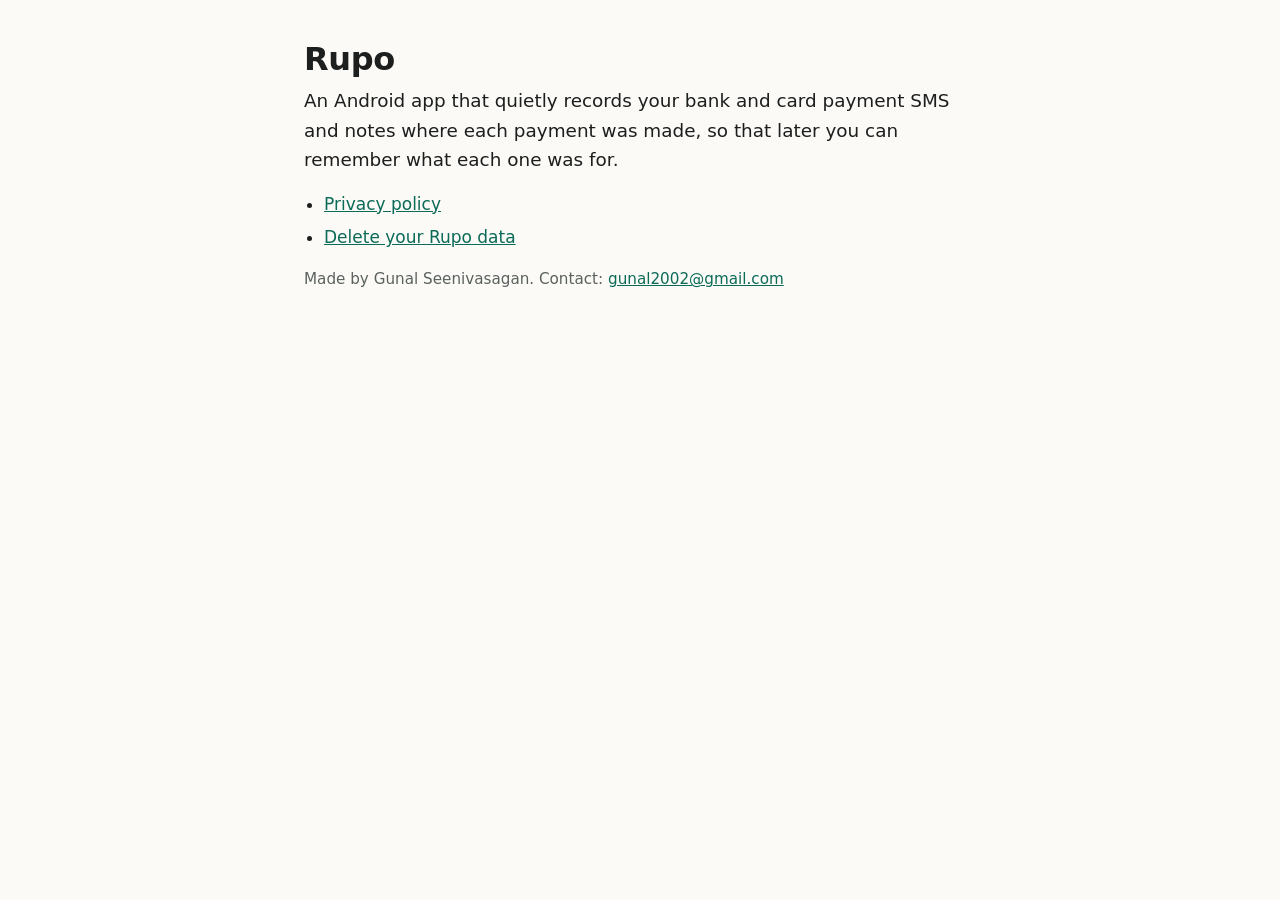
<file: index.html>
<!doctype html>
<html lang="en">
<head>
<meta charset="utf-8">
<meta name="viewport" content="width=device-width, initial-scale=1">
<title>Rupo</title>
<meta name="description" content="An Android app that quietly records your bank and card payment SMS and notes where each payment was made, so that later you can remember what each one was for.">
<link rel="stylesheet" href="style.css">
</head>
<body>
<main>
<h1>Rupo</h1>
<p class="lead">An Android app that quietly records your bank and card payment SMS and notes where each
payment was made, so that later you can remember what each one was for.</p>
<ul>
<li><a href="privacy.html">Privacy policy</a></li>
<li><a href="delete-data.html">Delete your Rupo data</a></li>
</ul>
<p class="meta">Made by Gunal Seenivasagan. Contact: <a href="mailto:gunal2002@gmail.com">gunal2002@gmail.com</a></p>
</main>
</body>
</html>
</file>
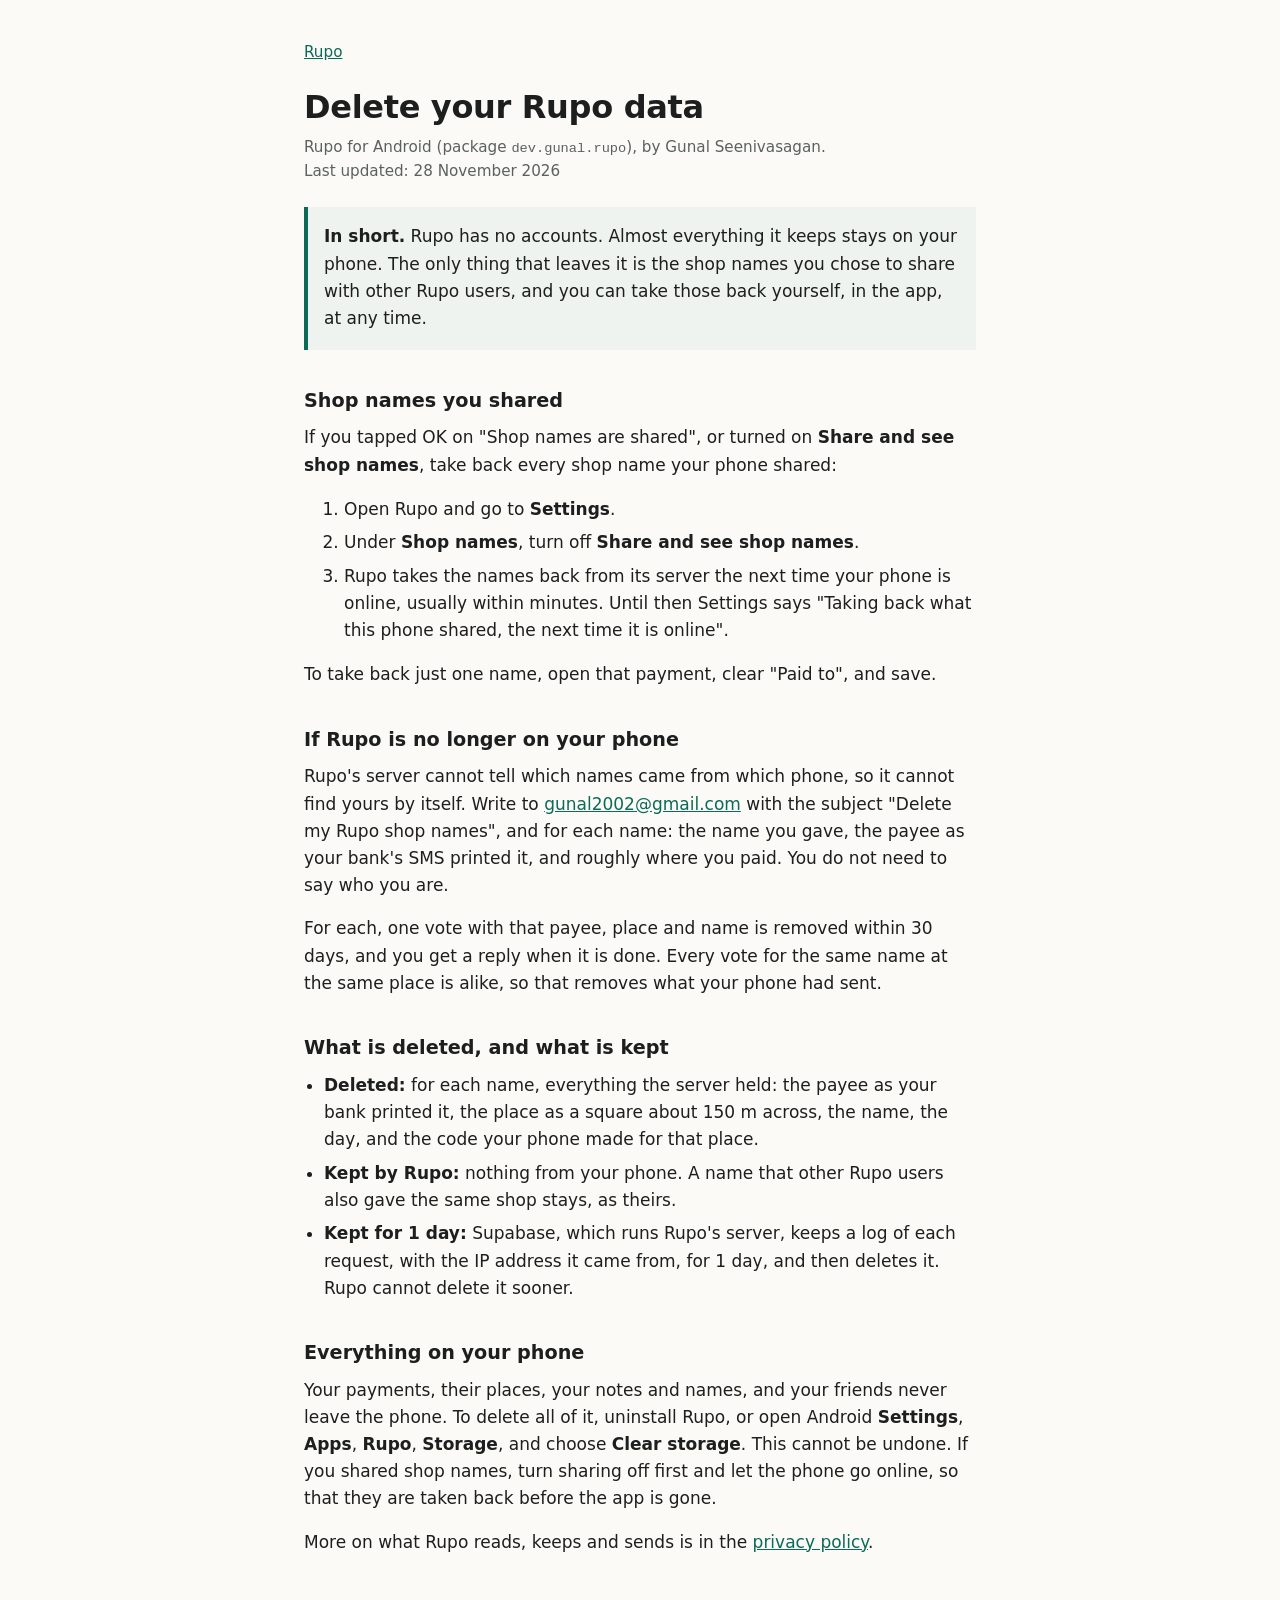
<file: delete-data.html>
<!doctype html>
<html lang="en">
<head>
<meta charset="utf-8">
<meta name="viewport" content="width=device-width, initial-scale=1">
<title>Delete your Rupo data</title>
<meta name="description" content="How to delete the shop names you shared from Rupo, and everything Rupo keeps on your phone.">
<link rel="stylesheet" href="style.css">
</head>
<body>
<main>
<p class="crumb"><a href="./">Rupo</a></p>
<h1>Delete your Rupo data</h1>
<p class="meta">Rupo for Android (package <code>dev.gunal.rupo</code>), by Gunal Seenivasagan.<br>
Last updated: 28 November 2026</p>

<div class="summary">
<p><strong>In short.</strong> Rupo has no accounts. Almost everything it keeps stays on your phone. The
only thing that leaves it is the shop names you chose to share with other Rupo users, and you can take
those back yourself, in the app, at any time.</p>
</div>

<h2>Shop names you shared</h2>
<p>If you tapped OK on "Shop names are shared", or turned on <strong>Share and see shop names</strong>,
take back every shop name your phone shared:</p>
<ol>
<li>Open Rupo and go to <strong>Settings</strong>.</li>
<li>Under <strong>Shop names</strong>, turn off <strong>Share and see shop names</strong>.</li>
<li>Rupo takes the names back from its server the next time your phone is online, usually within
minutes. Until then Settings says "Taking back what this phone shared, the next time it is online".</li>
</ol>
<p>To take back just one name, open that payment, clear "Paid to", and save.</p>

<h2>If Rupo is no longer on your phone</h2>
<p>Rupo's server cannot tell which names came from which phone, so it cannot find yours by itself.
Write to <a href="mailto:gunal2002@gmail.com?subject=Delete%20my%20Rupo%20shop%20names">gunal2002@gmail.com</a>
with the subject "Delete my Rupo shop names", and for each name: the name you gave, the payee as your bank's
SMS printed it, and roughly where you paid. You do not need to say who you are.</p>
<p>For each, one vote with that payee, place and name is removed within 30 days, and you get a reply when
it is done. Every vote for the same name at the same place is alike, so that removes what your phone had
sent.</p>

<h2>What is deleted, and what is kept</h2>
<ul>
<li><strong>Deleted:</strong> for each name, everything the server held: the payee as your bank printed it,
the place as a square about 150 m across, the name, the day, and the code your phone made for that place.</li>
<li><strong>Kept by Rupo:</strong> nothing from your phone. A name that other Rupo users also gave the same
shop stays, as theirs.</li>
<li><strong>Kept for 1 day:</strong> Supabase, which runs Rupo's server, keeps a log of each request, with
the IP address it came from, for 1 day, and then deletes it. Rupo cannot delete it sooner.</li>
</ul>

<h2>Everything on your phone</h2>
<p>Your payments, their places, your notes and names, and your friends never leave the phone. To delete all
of it, uninstall Rupo, or open Android <strong>Settings</strong>, <strong>Apps</strong>, <strong>Rupo</strong>,
<strong>Storage</strong>, and choose <strong>Clear storage</strong>. This cannot be undone. If you shared
shop names, turn sharing off first and let the phone go online, so that they are taken back before the app
is gone.</p>

<p>More on what Rupo reads, keeps and sends is in the <a href="privacy.html">privacy policy</a>.</p>
</main>
</body>
</html>
</file>
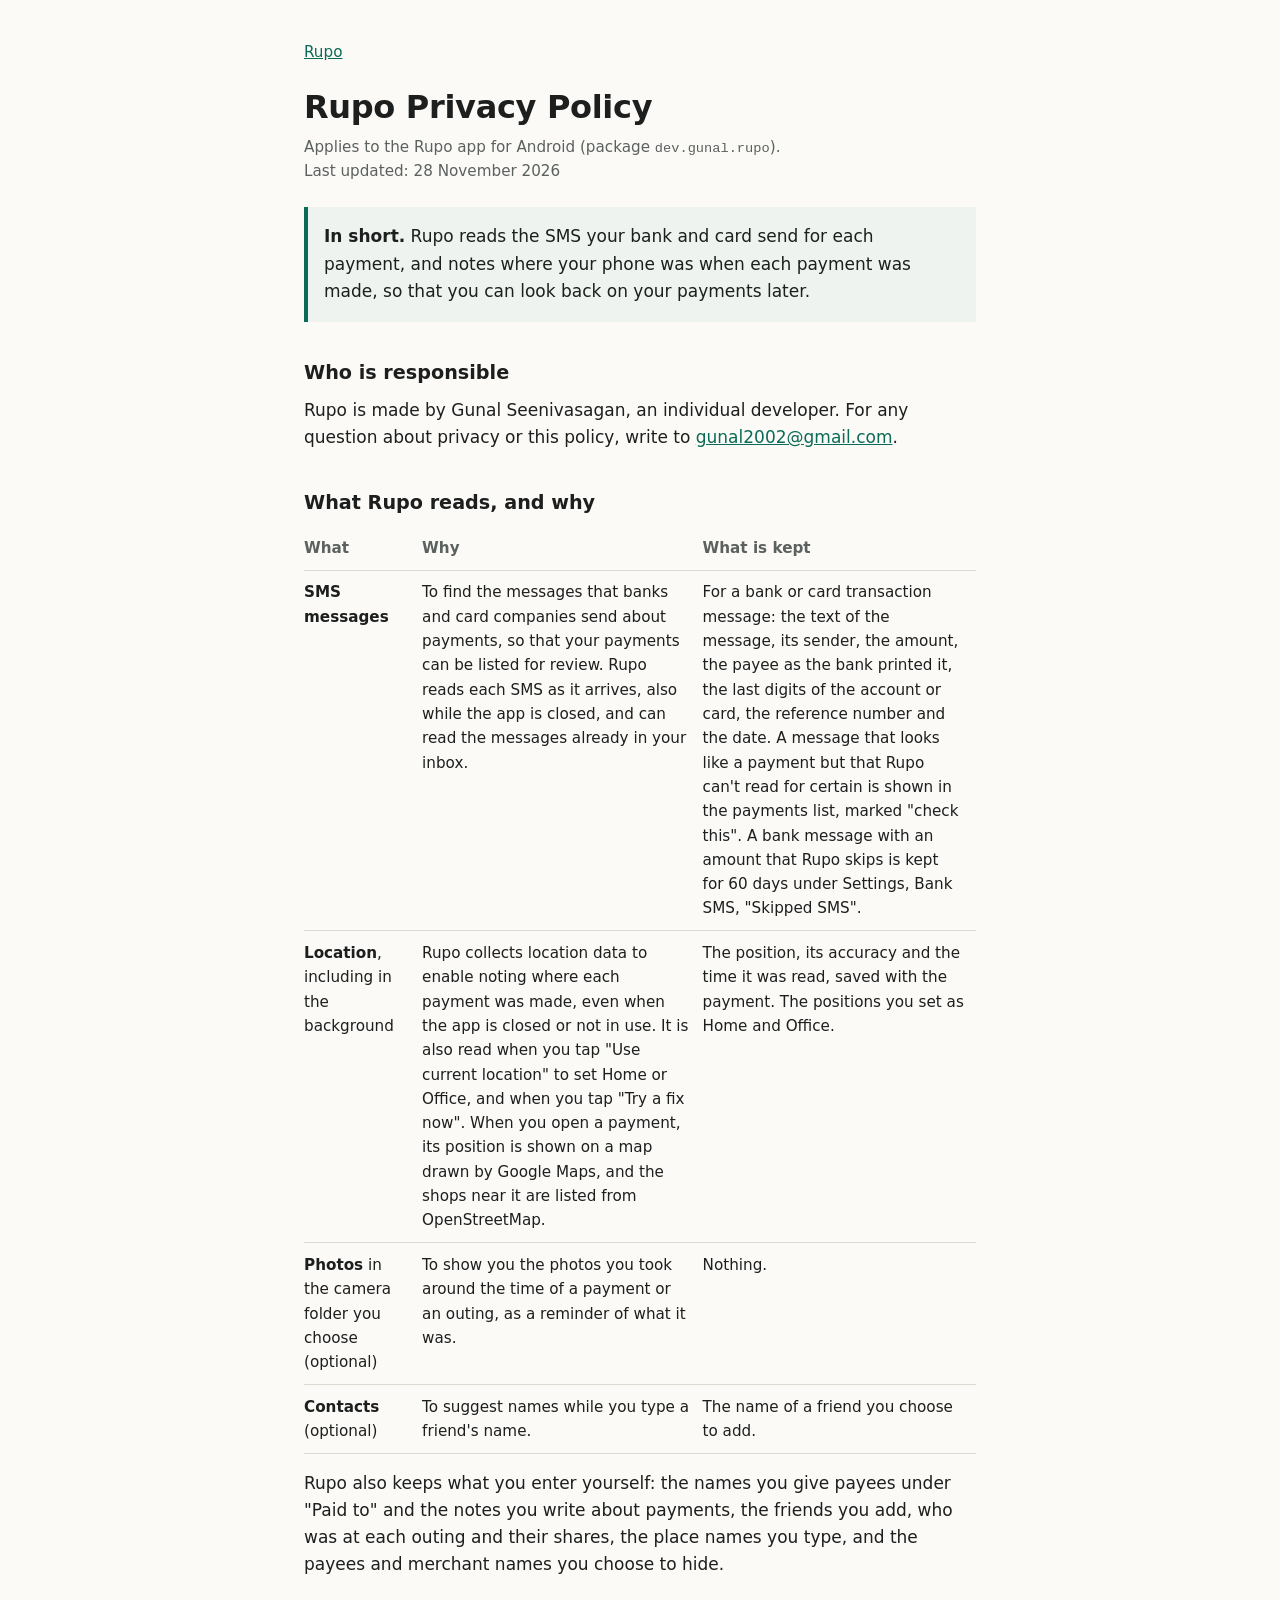
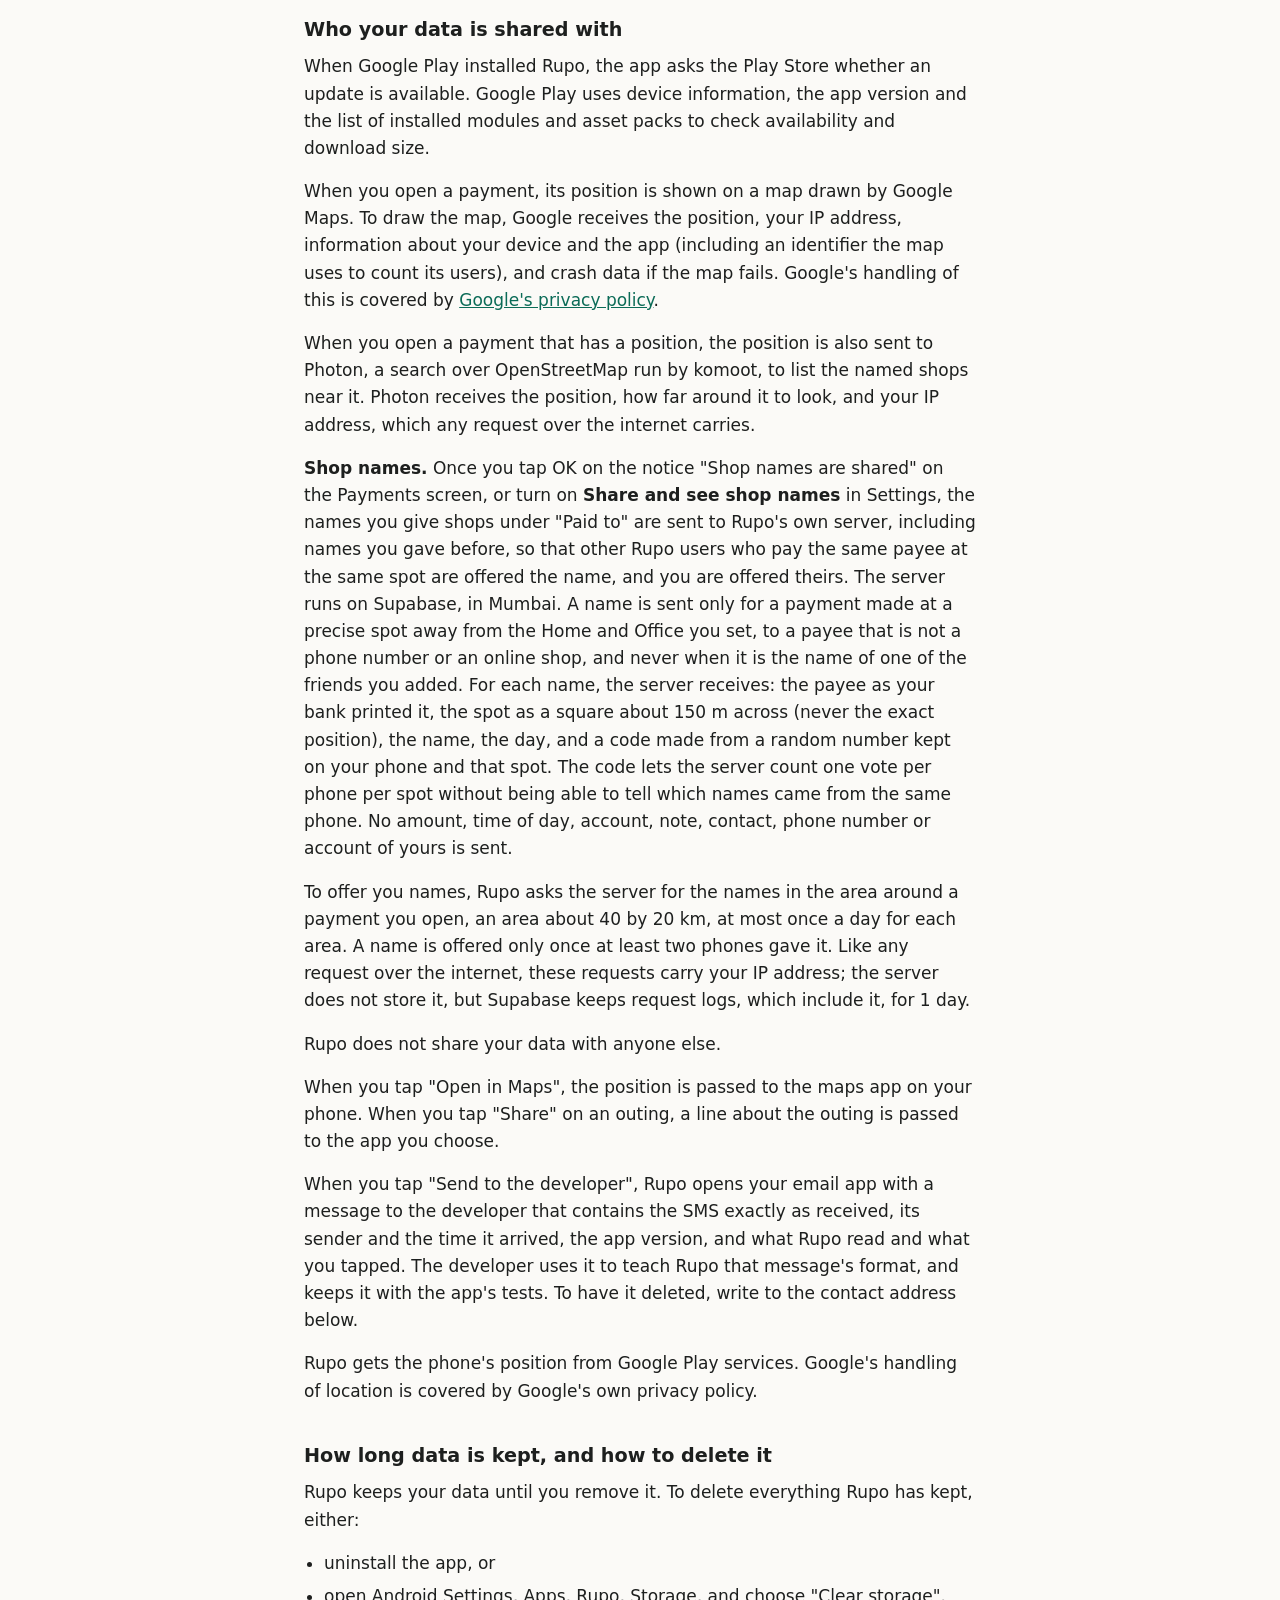
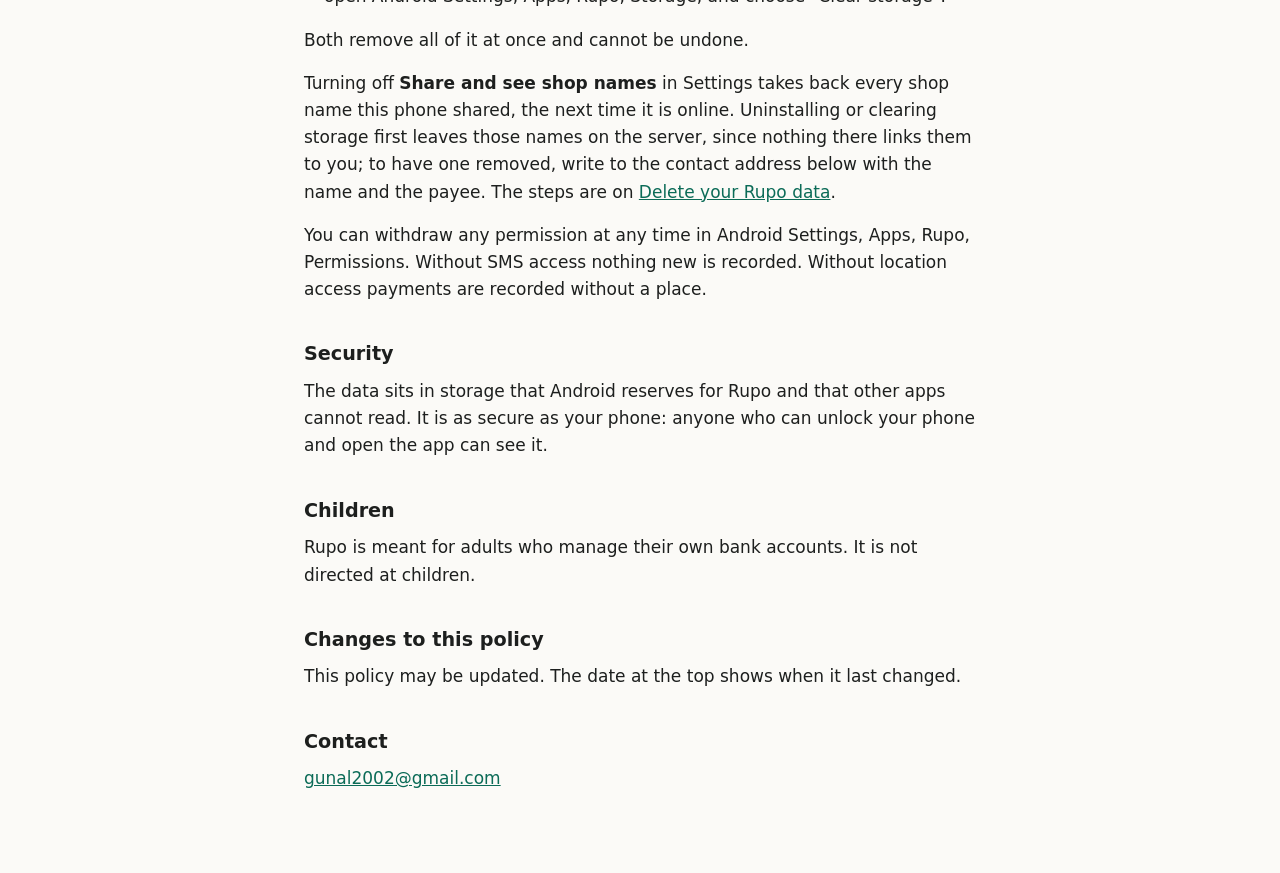
<file: privacy.html>
<!doctype html>
<html lang="en">
<head>
<meta charset="utf-8">
<meta name="viewport" content="width=device-width, initial-scale=1">
<title>Rupo Privacy Policy</title>
<meta name="description" content="What the Rupo Android app reads, why, what it keeps, and how to delete it.">
<link rel="stylesheet" href="style.css">
</head>
<body>
<main>
<p class="crumb"><a href="./">Rupo</a></p>
<h1>Rupo Privacy Policy</h1>
<p class="meta">Applies to the Rupo app for Android (package <code>dev.gunal.rupo</code>).<br>
Last updated: 28 November 2026</p>

<div class="summary">
<p><strong>In short.</strong> Rupo reads the SMS your bank and card send for each payment, and notes
where your phone was when each payment was made, so that you can look back on your payments later.</p>
</div>

<h2>Who is responsible</h2>
<p>Rupo is made by Gunal Seenivasagan, an individual developer. For any question about privacy or this
policy, write to <a href="mailto:gunal2002@gmail.com">gunal2002@gmail.com</a>.</p>

<h2>What Rupo reads, and why</h2>
<table>
<thead><tr><th>What</th><th>Why</th><th>What is kept</th></tr></thead>
<tbody>
<tr>
<td><strong>SMS messages</strong></td>
<td>To find the messages that banks and card companies send about payments, so that your payments can be
listed for review. Rupo reads each SMS as it arrives, also while the app is closed, and can read the
messages already in your inbox.</td>
<td>For a bank or card transaction message: the text of the message, its sender, the amount, the payee as
the bank printed it, the last digits of the account or card, the reference number and the date. A message
that looks like a payment but that Rupo can't read for certain is shown in the payments list, marked
"check this". A bank message with an amount that Rupo skips is kept for 60 days under Settings,
Bank SMS, "Skipped SMS".</td>
</tr>
<tr>
<td><strong>Location</strong>, including in the background</td>
<td>Rupo collects location data to enable noting where each payment was made, even when the app is
closed or not in use. It is also read when you tap "Use current location" to set Home or Office, and when
you tap "Try a fix now". When you open a payment, its position is shown on a map drawn by Google Maps, and
the shops near it are listed from OpenStreetMap.</td>
<td>The position, its accuracy and the time it was read, saved with the payment. The positions you set as
Home and Office.</td>
</tr>
<tr>
<td><strong>Photos</strong> in the camera folder you choose (optional)</td>
<td>To show you the photos you took around the time of a payment or an outing, as a reminder of what it was.</td>
<td>Nothing.</td>
</tr>
<tr>
<td><strong>Contacts</strong> (optional)</td>
<td>To suggest names while you type a friend's name.</td>
<td>The name of a friend you choose to add.</td>
</tr>
</tbody>
</table>
<p>Rupo also keeps what you enter yourself: the names you give payees under "Paid to" and the notes
you write about payments, the friends you add,
who was at each outing and their shares, the place names you type, and the payees and merchant names you
choose to hide.</p>

<h2>Who your data is shared with</h2>
<p>When Google Play installed Rupo, the app asks the Play Store whether an update is available.
Google Play uses device information, the app version and the list of installed modules and asset
packs to check availability and download size.</p>
<p>When you open a payment, its position is shown on a map drawn by Google Maps. To draw the map, Google
receives the position, your IP address, information about your device and the app (including an
identifier the map uses to count its users), and crash data if the map fails. Google's handling of this is covered by <a href="https://policies.google.com/privacy">Google's
privacy policy</a>.</p>
<p>When you open a payment that has a position, the position is also sent to Photon, a search over
OpenStreetMap run by komoot, to list the named shops near it. Photon receives the position, how far around
it to look, and your IP address, which any request over the internet carries.</p>
<p><strong>Shop names.</strong> Once you tap OK on the notice "Shop names are shared" on the Payments
screen, or turn on <strong>Share and see shop names</strong> in Settings, the names you give shops under
"Paid to" are sent to Rupo's own server, including names you gave before, so that other Rupo users who
pay the same payee at the same spot are offered the name, and you are offered theirs. The server runs on
Supabase, in Mumbai. A name is sent only for a payment made at a precise spot away from the Home and
Office you set, to a payee that is not a phone number or an online shop, and never when it is the name of
one of the friends you added. For each name, the server receives: the payee as your bank printed it, the
spot as a square about 150 m across (never the exact position), the name, the day, and a code made from a
random number kept on your phone and that spot. The code lets the server count one vote per phone per spot
without being able to tell which names came from the same phone. No amount, time of day, account, note,
contact, phone number or account of yours is sent.</p>
<p>To offer you names, Rupo asks the server for the names in the area around a payment you open, an area
about 40 by 20 km, at most once a day for each area. A name is offered only once at least two phones gave
it. Like any request over the internet, these requests carry your IP address; the server does not store
it, but Supabase keeps request logs, which include it, for 1 day.</p>
<p>Rupo does not share your data with anyone else.</p>
<p>When you tap "Open in Maps", the position is
passed to the maps app on your phone. When you tap "Share" on an outing, a line about the outing is passed
to the app you choose.</p>
<p>When you tap "Send to the developer", Rupo opens your email app with a message to the developer that
contains the SMS exactly as received, its sender and the time it arrived, the app version, and what Rupo
read and what you tapped. The developer uses it to teach Rupo that message's format, and keeps it with
the app's tests. To have it deleted, write to the contact address below.</p>
<p>Rupo gets the phone's position from Google Play services. Google's handling of location is covered
by Google's own privacy policy.</p>

<h2>How long data is kept, and how to delete it</h2>
<p>Rupo keeps your data until you remove it. To delete everything Rupo has kept, either:</p>
<ul>
<li>uninstall the app, or</li>
<li>open Android Settings, Apps, Rupo, Storage, and choose "Clear storage".</li>
</ul>
<p>Both remove all of it at once and cannot be undone.</p>
<p>Turning off <strong>Share and see shop names</strong> in Settings takes back every shop name this phone
shared, the next time it is online. Uninstalling or clearing storage first leaves those names on the server,
since nothing there links them to you; to have one removed, write to the contact address below with the
name and the payee. The steps are on <a href="delete-data.html">Delete your Rupo data</a>.</p>
<p>You can withdraw any permission at any time in Android Settings, Apps, Rupo, Permissions. Without SMS
access nothing new is recorded. Without location access payments are recorded without a place.</p>

<h2>Security</h2>
<p>The data sits in storage that Android reserves for Rupo and that other apps cannot read. It is as
secure as your phone: anyone who can unlock your phone and open the app can see it.</p>

<h2>Children</h2>
<p>Rupo is meant for adults who manage their own bank accounts. It is not directed at children.</p>

<h2>Changes to this policy</h2>
<p>This policy may be updated. The date at the top shows when it last changed.</p>

<h2>Contact</h2>
<p><a href="mailto:gunal2002@gmail.com">gunal2002@gmail.com</a></p>
</main>
</body>
</html>
</file>
<file: style.css>
/* No fonts, scripts or images are loaded from anywhere: the page asks the reader's browser for nothing else. */
:root {
  --page: #fbfaf7;
  --ink: #1d1f1e;
  --soft: #5b615e;
  --line: #dcd9d1;
  --accent: #0b6b57;
  --panel: #eef3ef;
}
@media (prefers-color-scheme: dark) {
  :root {
    --page: #151716;
    --ink: #e9ebe8;
    --soft: #a3aaa6;
    --line: #333836;
    --accent: #6fd0b7;
    --panel: #1e2422;
  }
}
* { box-sizing: border-box; }
html { -webkit-text-size-adjust: 100%; }
body {
  margin: 0;
  background: var(--page);
  color: var(--ink);
  font: 17px/1.6 system-ui, -apple-system, "Segoe UI", Roboto, sans-serif;
}
main { max-width: 44rem; margin: 0 auto; padding: 2.5rem 1rem 4rem; }
h1 { font-size: 2rem; line-height: 1.2; margin: 0 0 0.5rem; letter-spacing: -0.01em; }
h2 { font-size: 1.2rem; margin: 2.25rem 0 0.5rem; }
p, ul { margin: 0 0 1rem; }
ul { padding-left: 1.25rem; }
li { margin-bottom: 0.4rem; }
a { color: var(--accent); }
code { font: 0.9em ui-monospace, "SF Mono", Menlo, Consolas, monospace; overflow-wrap: anywhere; }
.crumb { margin-bottom: 1.5rem; font-size: 0.95rem; }
.meta { color: var(--soft); font-size: 0.95rem; }
.lead { font-size: 1.15rem; }
.summary { background: var(--panel); border-left: 4px solid var(--accent); padding: 1rem 1rem 0.1rem; margin: 1.5rem 0; }
table { width: 100%; border-collapse: collapse; margin: 0 0 1rem; font-size: 0.95rem; }
th, td { text-align: left; vertical-align: top; padding: 0.6rem 0.75rem 0.6rem 0; border-bottom: 1px solid var(--line); }
th { color: var(--soft); font-weight: 600; }
/* On a phone each row becomes a block, so nothing scrolls sideways. */
@media (max-width: 40rem) {
  thead { display: none; }
  tr { display: block; padding: 0.6rem 0; border-bottom: 1px solid var(--line); }
  td { display: block; border: 0; padding: 0.15rem 0; }
}
</file>
